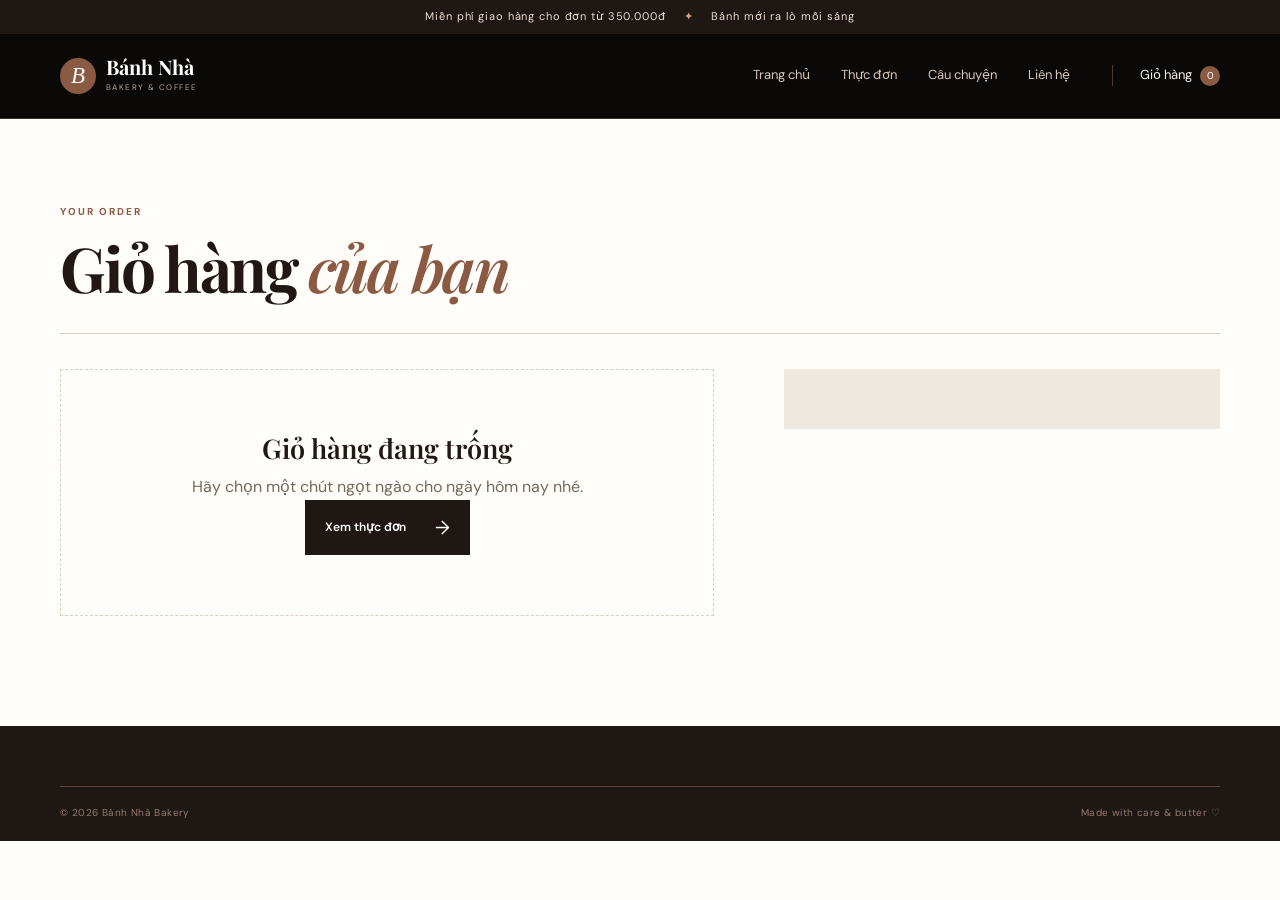
<file: cart.html>
<!doctype html>
<html lang="vi">
  <head>
    <meta charset="UTF-8" />
    <meta name="viewport" content="width=device-width, initial-scale=1.0" />
    <title>Gi&#7887; h&#224;ng | B&#225;nh Nh&#224;</title>
    <link rel="stylesheet" href="style.css" />
    <link
      href="https://fonts.googleapis.com/css2?family=DM+Sans:wght@400;500;600;700&amp;family=Playfair+Display:wght@600;700&amp;display=swap"
      rel="stylesheet"
    />
  </head>
  <body>
    <div class="announcement">
      Mi&#7877;n ph&#237; giao h&#224;ng cho &#273;&#417;n t&#7915;
      350.000&#273; <span>&#10022;</span> B&#225;nh m&#7899;i ra l&#242;
      m&#7895;i s&#225;ng
    </div>
    <header class="site-header">
      <div class="container nav-wrap">
        <a class="brand" href="index.html"
          ><span class="brand-mark">B</span
          ><span
            ><b>B&#225;nh Nh&#224;</b><small>BAKERY &amp; COFFEE</small></span
          ></a
        ><button class="menu-toggle">&#9776;</button>
        <nav class="main-nav">
          <a href="index.html">Trang ch&#7911;</a
          ><a href="menu.html">Th&#7921;c &#273;&#417;n</a
          ><a href="about.html">C&#226;u chuy&#7879;n</a
          ><a href="contact.html">Li&#234;n h&#7879;</a>
        </nav>
        <a class="cart-link active-cart" href="cart.html"
          >Gi&#7887; h&#224;ng <span class="cart-count">0</span></a
        >
      </div>
    </header>
    <main>
      <section class="page-intro compact container">
        <p class="eyebrow">YOUR ORDER</p>
        <h1>Gi&#7887; h&#224;ng <em>c&#7911;a b&#7841;n</em></h1>
      </section>
      <section class="container cart-layout">
        <div id="cart-items" class="cart-items"></div>
        <aside id="cart-summary" class="cart-summary"></aside>
      </section>
    </main>
    <footer class="footer">
      <div class="container footer-bottom">
        <span>&copy; 2026 B&#225;nh Nh&#224; Bakery</span
        ><span>Made with care &amp; butter &#9825;</span>
      </div>
    </footer>
    <div id="toast" class="toast"></div>
    <script src="js.js"></script>
  </body>
</html>
</file>
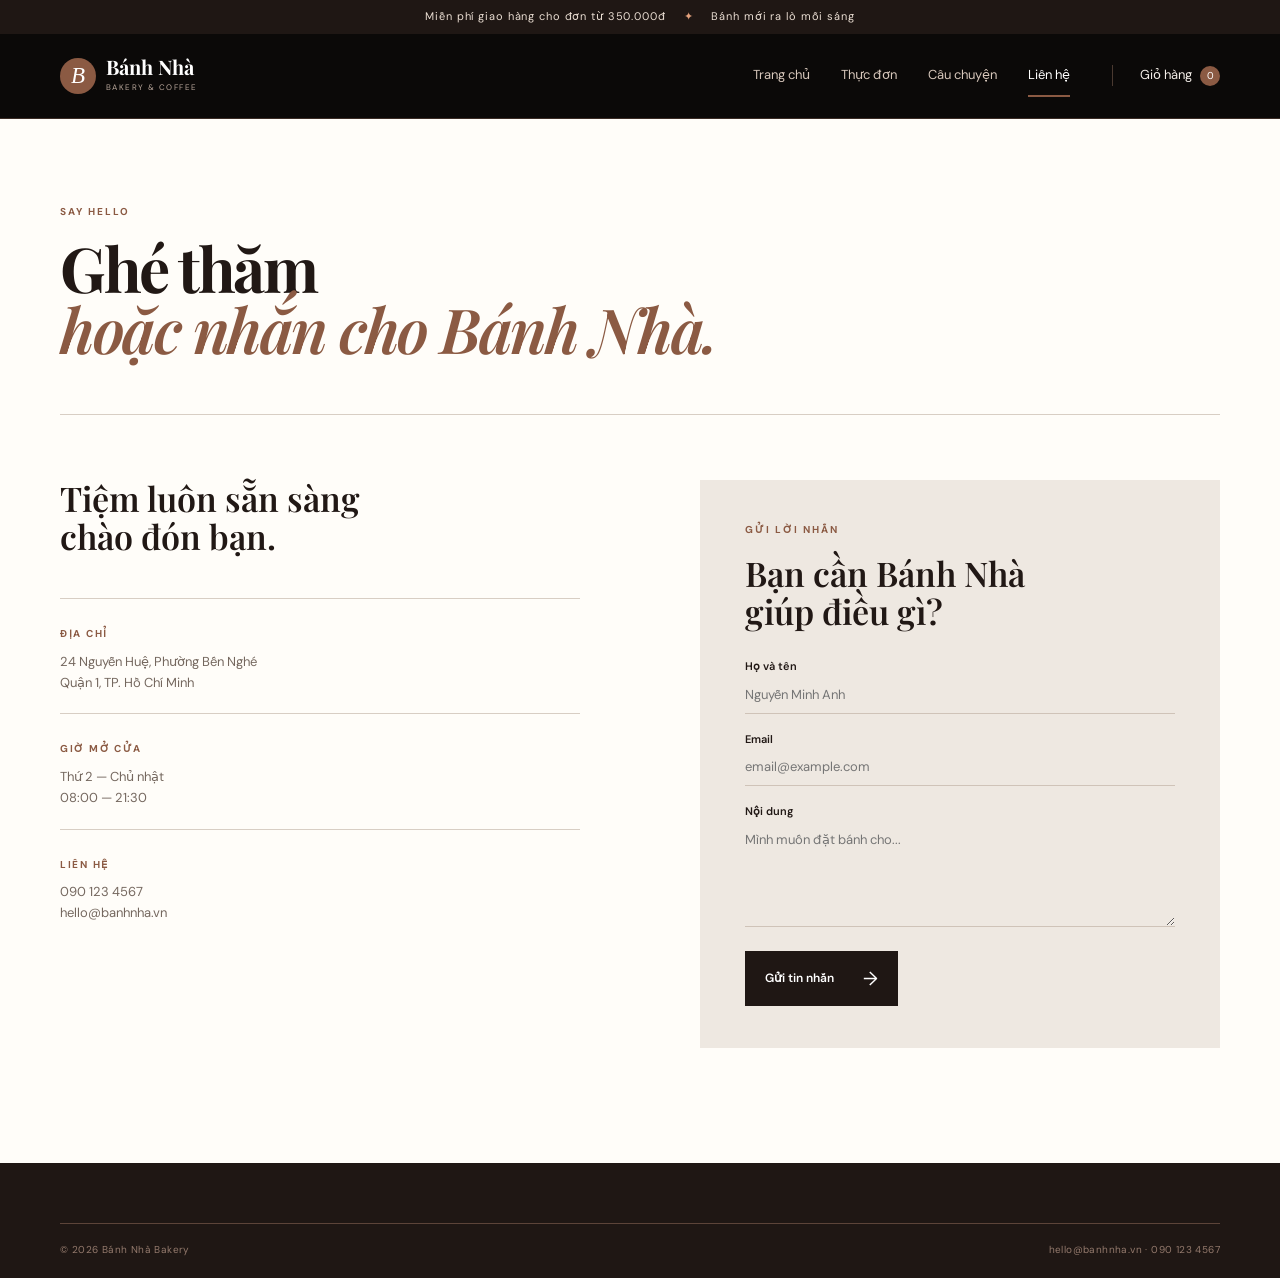
<file: contact.html>
<!doctype html>
<html lang="vi">
  <head>
    <meta charset="UTF-8" />
    <meta name="viewport" content="width=device-width, initial-scale=1.0" />
    <title>Li&#234;n h&#7879; | B&#225;nh Nh&#224;</title>
    <link rel="stylesheet" href="style.css" />
    <link
      href="https://fonts.googleapis.com/css2?family=DM+Sans:wght@400;500;600;700&amp;family=Playfair+Display:wght@600;700&amp;display=swap"
      rel="stylesheet"
    />
  </head>
  <body>
    <div class="announcement">
      Mi&#7877;n ph&#237; giao h&#224;ng cho &#273;&#417;n t&#7915;
      350.000&#273; <span>&#10022;</span> B&#225;nh m&#7899;i ra l&#242;
      m&#7895;i s&#225;ng
    </div>
    <header class="site-header">
      <div class="container nav-wrap">
        <a class="brand" href="index.html"
          ><span class="brand-mark">B</span
          ><span
            ><b>B&#225;nh Nh&#224;</b><small>BAKERY &amp; COFFEE</small></span
          ></a
        ><button class="menu-toggle">&#9776;</button>
        <nav class="main-nav">
          <a href="index.html">Trang ch&#7911;</a
          ><a href="menu.html">Th&#7921;c &#273;&#417;n</a
          ><a href="about.html">C&#226;u chuy&#7879;n</a
          ><a class="active" href="contact.html">Li&#234;n h&#7879;</a>
        </nav>
        <a class="cart-link" href="cart.html"
          >Gi&#7887; h&#224;ng <span class="cart-count">0</span></a
        >
      </div>
    </header>
    <main>
      <section class="page-intro container">
        <p class="eyebrow">SAY HELLO</p>
        <h1>
          Gh&#233; th&#259;m<br /><em
            >ho&#7863;c nh&#7855;n cho B&#225;nh Nh&#224;.</em
          >
        </h1>
      </section>
      <section class="contact-layout container">
        <div class="contact-info">
          <h2>
            Ti&#7879;m lu&#244;n s&#7861;n s&#224;ng<br />ch&#224;o
            &#273;&#243;n b&#7841;n.
          </h2>
          <div class="contact-item">
            <span>&#272;&#7882;A CH&#7880;</span>
            <p>
              24 Nguy&#7877;n Hu&#7879;, Ph&#432;&#7901;ng B&#7871;n
              Ngh&#233;<br />Qu&#7853;n 1, TP. H&#7891; Ch&#237; Minh
            </p>
          </div>
          <div class="contact-item">
            <span>GI&#7900; M&#7902; C&#7916;A</span>
            <p>
              Th&#7913; 2 &mdash; Ch&#7911; nh&#7853;t<br />08:00 &mdash; 21:30
            </p>
          </div>
          <div class="contact-item">
            <span>LI&#202;N H&#7878;</span>
            <p>090 123 4567<br />hello@banhnha.vn</p>
          </div>
        </div>
        <form id="contact-form" class="contact-form">
          <p class="eyebrow">G&#7916;I L&#7900;I NH&#7854;N</p>
          <h2>
            B&#7841;n c&#7847;n B&#225;nh Nh&#224;<br />gi&#250;p
            &#273;i&#7873;u g&#236;?
          </h2>
          <label
            >H&#7885; v&#224; t&#234;n<input
              name="name"
              required
              placeholder="Nguy&#7877;n Minh Anh" /></label
          ><label
            >Email<input
              name="email"
              type="email"
              required
              placeholder="email@example.com" /></label
          ><label
            >N&#7897;i dung<textarea
              name="message"
              rows="5"
              required
              placeholder="M&#236;nh mu&#7889;n &#273;&#7863;t b&#225;nh cho..."
            ></textarea></label
          ><button class="btn btn-dark" type="submit">
            G&#7917;i tin nh&#7855;n <span>&rarr;</span>
          </button>
        </form>
      </section>
    </main>
    <footer class="footer">
      <div class="container footer-bottom">
        <span>&copy; 2026 B&#225;nh Nh&#224; Bakery</span
        ><span>hello@banhnha.vn &middot; 090 123 4567</span>
      </div>
    </footer>
    <div id="toast" class="toast"></div>
    <script src="js.js"></script>
  </body>
</html>
</file>
<file: style.css>
:root {
  --brown: #1f1714;
  --ink: #211815;
  --cream: #eee8e1;
  --paper: #fffdf9;
  --accent: #8b5a43;
  --line: #d8cec4;
  --muted: #75685f;
}
* {
  box-sizing: border-box;
  margin: 0;
}
html {
  scroll-behavior: smooth;
}
body {
  color: var(--ink);
  background: var(--paper);
  font-family: "DM Sans", sans-serif;
  line-height: 1.6;
}
a {
  color: inherit;
  text-decoration: none;
}
.container {
  max-width: 1160px;
  width: calc(100% - 48px);
  margin: auto;
}
.announcement {
  background: var(--brown);
  color: #eaded3;
  text-align: center;
  padding: 8px;
  font-size: 11px;
  letter-spacing: 0.08em;
}
.announcement span {
  color: #e3a17c;
  margin: 0 14px;
}
.site-header {
  background: #0b0908;
  border-bottom: 1px solid #3b2c25;
}
.nav-wrap {
  height: 84px;
  display: flex;
  align-items: center;
  gap: 42px;
}
.brand {
  display: flex;
  align-items: center;
  gap: 10px;
  margin-right: auto;
}
.brand-mark {
  background: var(--accent);
  color: #fff;
  width: 36px;
  height: 36px;
  border-radius: 50%;
  display: grid;
  place-items: center;
  font-family: Georgia;
  font-size: 23px;
  font-style: italic;
}
.brand b {
  display: block;
  font:
    700 20px "Playfair Display",
    serif;
  line-height: 1;
}
.brand small {
  display: block;
  font-size: 8px;
  letter-spacing: 0.18em;
  color: var(--muted);
  margin-top: 4px;
}
.main-nav {
  display: flex;
  gap: 31px;
  font-size: 13px;
  color: #d7c7bb;
}
.main-nav a {
  position: relative;
  padding: 31px 0;
}
.main-nav a.active,
.main-nav a:hover {
  color: var(--ink);
}
.main-nav a.active:after {
  content: "";
  position: absolute;
  bottom: 20px;
  left: 0;
  width: 100%;
  height: 2px;
  background: var(--accent);
}
.cart-link {
  font-size: 13px;
  border-left: 1px solid #4a3930;
  padding-left: 27px;
  color: #f4eee8;
}
.cart-count {
  display: inline-grid;
  place-items: center;
  margin-left: 5px;
  width: 20px;
  height: 20px;
  background: var(--accent);
  color: #fff;
  border-radius: 50%;
  font-size: 10px;
}
.menu-toggle {
  display: none;
  background: 0;
  border: 0;
  font-size: 23px;
  color: #fff;
}
.hero {
  display: grid;
  grid-template-columns: 48% 52%;
  min-height: 600px;
  align-items: center;
  padding-top: 38px;
}
.eyebrow {
  font-size: 10px;
  font-weight: 700;
  letter-spacing: 0.2em;
  color: var(--accent);
  margin-bottom: 17px;
}
.hero h1,
.page-intro h1 {
  font:
    700 clamp(48px, 6vw, 78px)/0.99 "Playfair Display",
    serif;
  letter-spacing: -0.04em;
}
.hero h1 em,
.page-intro h1 em,
h2 em {
  font-weight: 600;
  color: var(--accent);
}
.hero-text {
  max-width: 430px;
  color: var(--muted);
  font-size: 15px;
  margin: 25px 0 29px;
}
.hero-actions {
  display: flex;
  gap: 26px;
  align-items: center;
}
.btn {
  display: inline-flex;
  align-items: center;
  gap: 29px;
  border: 0;
  padding: 15px 20px;
  font: 600 12px "DM Sans";
  cursor: pointer;
}
.btn-dark {
  background: var(--brown);
  color: #fff;
}
.btn-dark:hover {
  background: var(--accent);
}
.btn span {
  font-size: 19px;
  font-weight: 400;
}
.text-link {
  font-size: 12px;
  font-weight: 700;
  border-bottom: 1px solid var(--accent);
  padding-bottom: 4px;
}
.hero-visual {
  height: 550px;
  position: relative;
  display: grid;
  place-items: center;
}
.hero-visual img {
  width: 390px;
  height: 475px;
  object-fit: cover;
  position: relative;
  z-index: 1;
  border-radius: 210px 210px 10px 10px;
  box-shadow: 0 24px 50px #3b292224;
}
.hero-circle {
  position: absolute;
  width: 460px;
  height: 460px;
  background: #d8c8bb;
  border-radius: 50%;
  right: 35px;
  top: 33px;
}
.hero-note {
  position: absolute;
  z-index: 2;
  right: 5px;
  top: 140px;
  background: var(--paper);
  width: 105px;
  height: 105px;
  border-radius: 50%;
  display: grid;
  place-items: center;
  text-align: center;
  font: italic 15px Georgia;
  line-height: 1.15;
  box-shadow: 0 12px 30px #3b292218;
  transform: rotate(9deg);
}
.hero-note strong {
  font-size: 22px;
  color: var(--accent);
}
.scroll-cue {
  position: absolute;
  z-index: 3;
  bottom: 28px;
  left: 15px;
  color: var(--accent);
  font-size: 23px;
  white-space: nowrap;
  display: inline-flex;
  align-items: center;
  padding: 5px 9px;
  background: rgba(255, 253, 249, 0.9);
}
.scroll-cue span {
  font: 600 9px "DM Sans";
  letter-spacing: 0.13em;
  color: var(--muted);
  margin-left: 8px;
}
.section {
  padding: 95px 0;
}
.section-head {
  display: flex;
  justify-content: space-between;
  align-items: end;
  margin-bottom: 34px;
}
.section h2,
.story h2,
.promise h2 {
  font:
    600 clamp(30px, 4vw, 46px)/1.08 "Playfair Display",
    serif;
  letter-spacing: -0.03em;
}
.product-grid {
  display: grid;
  grid-template-columns: repeat(3, 1fr);
  gap: 22px;
}
.product-card {
  background: #fff;
  border: 1px solid var(--line);
  transition: 0.35s;
  position: relative;
}
.product-card:hover {
  transform: translateY(-7px);
  box-shadow: 0 18px 35px #3b292212;
}
.product-image {
  height: 260px;
  overflow: hidden;
  position: relative;
}
.product-image img {
  width: 100%;
  height: 100%;
  object-fit: cover;
  transition: 0.5s;
}
.product-card:hover img {
  transform: scale(1.05);
}
.product-tag {
  position: absolute;
  top: 14px;
  left: 14px;
  background: #fffaf3;
  color: var(--accent);
  padding: 5px 9px;
  font-size: 9px;
  letter-spacing: 0.1em;
  font-weight: bold;
}
.product-info {
  padding: 17px 18px 19px;
}
.product-info h3 {
  font: 600 20px "Playfair Display";
  margin-bottom: 4px;
}
.product-desc {
  color: var(--muted);
  font-size: 12px;
  min-height: 39px;
}
.product-bottom {
  display: flex;
  align-items: center;
  justify-content: space-between;
  margin-top: 15px;
}
.price {
  font-weight: 700;
  color: var(--accent);
  font-size: 14px;
}
.add-btn {
  background: var(--brown);
  color: white;
  border: 0;
  width: 32px;
  height: 32px;
  border-radius: 50%;
  font-size: 20px;
  cursor: pointer;
  transition: 0.2s;
}
.add-btn:hover {
  background: var(--accent);
  transform: rotate(90deg);
}
.quote-band {
  background: var(--brown);
  color: #f4ebe2;
  padding: 75px 0;
}
.quote-inner {
  position: relative;
  text-align: center;
}
.quote-mark {
  font: 90px Georgia;
  color: #a4775d;
  line-height: 0.4;
}
.quote-inner blockquote {
  font: 600 clamp(24px, 3vw, 36px)/1.25 "Playfair Display";
  margin: 20px 0;
}
.quote-author {
  color: #b59a88;
  font-size: 11px;
  letter-spacing: 0.15em;
}
.values {
  display: grid;
  grid-template-columns: repeat(3, 1fr);
  gap: 0;
  padding-bottom: 115px;
}
.value-card {
  padding: 0 45px;
  border-right: 1px solid var(--line);
}
.value-card:first-child {
  padding-left: 0;
}
.value-card:last-child {
  border: 0;
}
.value-card > span {
  color: var(--accent);
  font-size: 11px;
}
.value-card h3 {
  font: 600 28px/1.1 "Playfair Display";
  margin: 16px 0;
}
.value-card p {
  color: var(--muted);
  font-size: 13px;
  max-width: 230px;
}
.footer {
  background: var(--brown);
  color: #e5d7cd;
  padding: 60px 0 20px;
}
.footer-grid {
  display: grid;
  grid-template-columns: 2fr 1fr 1.4fr 1.3fr;
  gap: 30px;
  padding-bottom: 60px;
}
.brand.light {
  color: #fff;
}
.footer-desc {
  color: #ae9585;
  font-size: 13px;
  margin-top: 25px;
}
.footer h4 {
  font-size: 11px;
  letter-spacing: 0.16em;
  color: #a4775d;
  margin-bottom: 19px;
}
.footer-grid a,
.footer-grid p {
  font-size: 12px;
  color: #d7c7bb;
  display: block;
  margin-bottom: 8px;
}
.footer-grid p {
  line-height: 1.8;
}
.socials {
  display: flex;
  gap: 7px;
  margin-top: 15px;
}
.socials span {
  width: 28px;
  height: 28px;
  border: 1px solid #806357;
  border-radius: 50%;
  display: grid;
  place-items: center;
  font-size: 10px;
}
.footer-bottom {
  border-top: 1px solid #5c4439;
  padding-top: 18px;
  display: flex;
  justify-content: space-between;
  color: #947a6d;
  font-size: 10px;
  letter-spacing: 0.04em;
}
.page-intro {
  padding: 85px 0 55px;
  border-bottom: 1px solid var(--line);
}
.page-intro h1 {
  font-size: 62px;
}
.page-intro > p:last-child {
  color: var(--muted);
  max-width: 500px;
  margin-top: 20px;
}
.menu-section {
  padding: 42px 0 105px;
}
.filter-bar {
  display: flex;
  justify-content: space-between;
  align-items: center;
  margin-bottom: 34px;
  gap: 20px;
}
.filters {
  display: flex;
  gap: 9px;
  flex-wrap: wrap;
}
.filter {
  background: transparent;
  border: 1px solid var(--line);
  padding: 9px 14px;
  color: var(--muted);
  cursor: pointer;
  font: 12px "DM Sans";
}
.filter.active,
.filter:hover {
  background: var(--brown);
  color: #fff;
  border-color: var(--brown);
}
.search-box {
  border-bottom: 1px solid var(--ink);
  padding: 4px 0;
  font-size: 20px;
  color: var(--accent);
}
.search-box input {
  border: 0;
  outline: 0;
  background: transparent;
  width: 150px;
  padding: 6px;
  font: 12px "DM Sans";
}
.menu-grid {
  grid-template-columns: repeat(3, 1fr);
}
.story {
  display: grid;
  grid-template-columns: 1fr 1fr;
  gap: 90px;
  align-items: center;
  padding: 80px 0 110px;
}
.story-image img {
  width: 100%;
  height: 500px;
  object-fit: cover;
  border-radius: 180px 180px 0 0;
}
.story-copy h2 {
  margin-bottom: 23px;
}
.story-copy > p:not(.eyebrow) {
  color: var(--muted);
  font-size: 14px;
  margin: 13px 0;
  max-width: 450px;
}
.story-copy .btn {
  margin-top: 18px;
}
.promise {
  background: var(--cream);
  padding: 85px 0;
}
.promise-inner {
  text-align: center;
}
.promise-list {
  display: flex;
  justify-content: center;
  gap: 0;
  margin-top: 58px;
}
.promise-list > div {
  display: flex;
  gap: 16px;
  text-align: left;
  padding: 0 43px;
  border-right: 1px solid var(--line);
}
.promise-list > div:last-child {
  border: 0;
}
.promise-list strong {
  font: 600 39px "Playfair Display";
  color: var(--accent);
}
.promise-list span {
  font-size: 11px;
  color: var(--muted);
  line-height: 1.45;
}
.compact {
  padding-bottom: 35px;
}
.contact-layout {
  display: grid;
  grid-template-columns: 1fr 1fr;
  gap: 120px;
  padding: 65px 0 115px;
}
.contact-info h2,
.contact-form h2 {
  font: 600 34px/1.1 "Playfair Display";
  margin-bottom: 43px;
}
.contact-item {
  border-top: 1px solid var(--line);
  padding: 20px 0;
}
.contact-item span {
  font-size: 10px;
  letter-spacing: 0.17em;
  color: var(--accent);
  font-weight: bold;
}
.contact-item p {
  font-size: 13px;
  color: var(--muted);
  margin-top: 7px;
}
.contact-form {
  background: var(--cream);
  padding: 42px 45px;
}
.contact-form h2 {
  margin-bottom: 28px;
}
.contact-form label {
  display: block;
  font-size: 11px;
  font-weight: 600;
  margin-top: 17px;
}
.contact-form input,
.contact-form textarea {
  display: block;
  width: 100%;
  border: 0;
  border-bottom: 1px solid #cfc3b8;
  background: transparent;
  outline: 0;
  padding: 10px 0;
  font: 13px "DM Sans";
  resize: vertical;
}
.contact-form input:focus,
.contact-form textarea:focus {
  border-color: var(--accent);
}
.contact-form .btn {
  margin-top: 24px;
}
.cart-layout {
  display: grid;
  grid-template-columns: 1.5fr 1fr;
  gap: 70px;
  padding: 35px 0 110px;
}
.cart-row {
  display: grid;
  grid-template-columns: 92px 1fr auto;
  gap: 17px;
  align-items: center;
  border-bottom: 1px solid var(--line);
  padding: 18px 0;
}
.cart-row img {
  width: 92px;
  height: 92px;
  object-fit: cover;
}
.cart-row h3 {
  font: 600 19px "Playfair Display";
}
.cart-row p {
  font-size: 12px;
  color: var(--muted);
}
.qty {
  display: flex;
  align-items: center;
  gap: 12px;
  margin-top: 9px;
}
.qty button {
  border: 1px solid var(--line);
  background: #fff;
  width: 23px;
  height: 23px;
  cursor: pointer;
}
.remove {
  color: var(--accent);
  font-size: 11px;
  cursor: pointer;
}
.cart-price {
  text-align: right;
  font-weight: bold;
  color: var(--accent);
}
.cart-summary {
  background: var(--cream);
  padding: 30px;
  height: max-content;
}
.cart-summary h2 {
  font: 600 25px "Playfair Display";
  margin-bottom: 25px;
}
.summary-line {
  display: flex;
  justify-content: space-between;
  font-size: 13px;
  margin: 13px 0;
  color: var(--muted);
}
.summary-total {
  border-top: 1px solid var(--line);
  padding-top: 17px;
  font-weight: bold;
  color: var(--ink);
}
.cart-summary .btn {
  width: 100%;
  justify-content: space-between;
  margin-top: 18px;
}
.empty-cart {
  text-align: center;
  border: 1px dashed var(--line);
  padding: 60px 20px;
  color: var(--muted);
}
.empty-cart h2 {
  font: 600 27px "Playfair Display";
  color: var(--ink);
  margin-bottom: 8px;
}
.toast {
  position: fixed;
  right: 24px;
  bottom: 24px;
  background: var(--brown);
  color: #fff;
  padding: 13px 20px;
  font-size: 12px;
  transform: translateY(100px);
  opacity: 0;
  transition: 0.3s;
  z-index: 5;
}
.toast.show {
  transform: translateY(0);
  opacity: 1;
}
.reveal {
  animation: rise 0.8s both;
}
@keyframes rise {
  from {
    opacity: 0;
    transform: translateY(18px);
  }
  to {
    opacity: 1;
    transform: none;
  }
}
@media (max-width: 760px) {
  .container {
    width: calc(100% - 32px);
  }
  .nav-wrap {
    height: 70px;
    gap: 15px;
  }
  .menu-toggle {
    display: block;
    order: 3;
  }
  .main-nav {
    display: none;
    position: absolute;
    top: 111px;
    left: 0;
    right: 0;
    background: var(--paper);
    border-bottom: 1px solid var(--line);
    padding: 10px 16px;
    z-index: 4;
    flex-direction: column;
    gap: 0;
  }
  .main-nav.open {
    display: flex;
  }
  .main-nav a {
    padding: 12px;
  }
  .main-nav a.active:after {
    display: none;
  }
  .cart-link {
    margin-left: auto;
    padding-left: 12px;
  }
  .hero {
    display: block;
    padding-top: 40px;
  }
  .hero h1 {
    font-size: 56px;
  }
  .hero-visual {
    height: 440px;
    margin-top: 15px;
  }
  .hero-visual img {
    width: 290px;
    height: 370px;
  }
  .hero-circle {
    width: 340px;
    height: 340px;
    right: 10px;
  }
  .hero-note {
    right: 0;
    top: 90px;
  }
  .section {
    padding: 65px 0;
  }
  .section-head {
    display: block;
  }
  .section-head .text-link {
    display: inline-block;
    margin-top: 20px;
  }
  .product-grid,
  .menu-grid {
    grid-template-columns: 1fr;
  }
  .product-image {
    height: 245px;
  }
  .values {
    grid-template-columns: 1fr;
    gap: 30px;
    padding-bottom: 70px;
  }
  .value-card {
    border: 0;
    border-bottom: 1px solid var(--line);
    padding: 0 0 25px !important;
  }
  .footer-grid {
    grid-template-columns: 1fr 1fr;
    gap: 35px;
  }
  .page-intro {
    padding: 55px 0 40px;
  }
  .page-intro h1 {
    font-size: 48px;
  }
  .filter-bar {
    display: block;
  }
  .search-box {
    display: inline-block;
    margin-top: 20px;
  }
  .story,
  .contact-layout,
  .cart-layout {
    grid-template-columns: 1fr;
    gap: 45px;
    padding-top: 45px;
  }
  .story-image img {
    height: 360px;
  }
  .promise-list {
    flex-direction: column;
    gap: 25px;
    align-items: center;
  }
  .promise-list > div {
    border: 0 !important;
  }
  .contact-form {
    padding: 30px 24px;
  }
  .cart-row {
    grid-template-columns: 70px 1fr;
  }
  .cart-row img {
    width: 70px;
    height: 70px;
  }
  .cart-price {
    grid-column: 2;
    text-align: left;
  }
  .footer-bottom {
    gap: 10px;
    flex-direction: column;
  }
}

.site-header .brand b {
  color: #fff;
}
.site-header .brand small {
  color: #b9a79b;
}
.site-header .main-nav a.active,
.site-header .main-nav a:hover {
  color: #fff;
}
</file>
